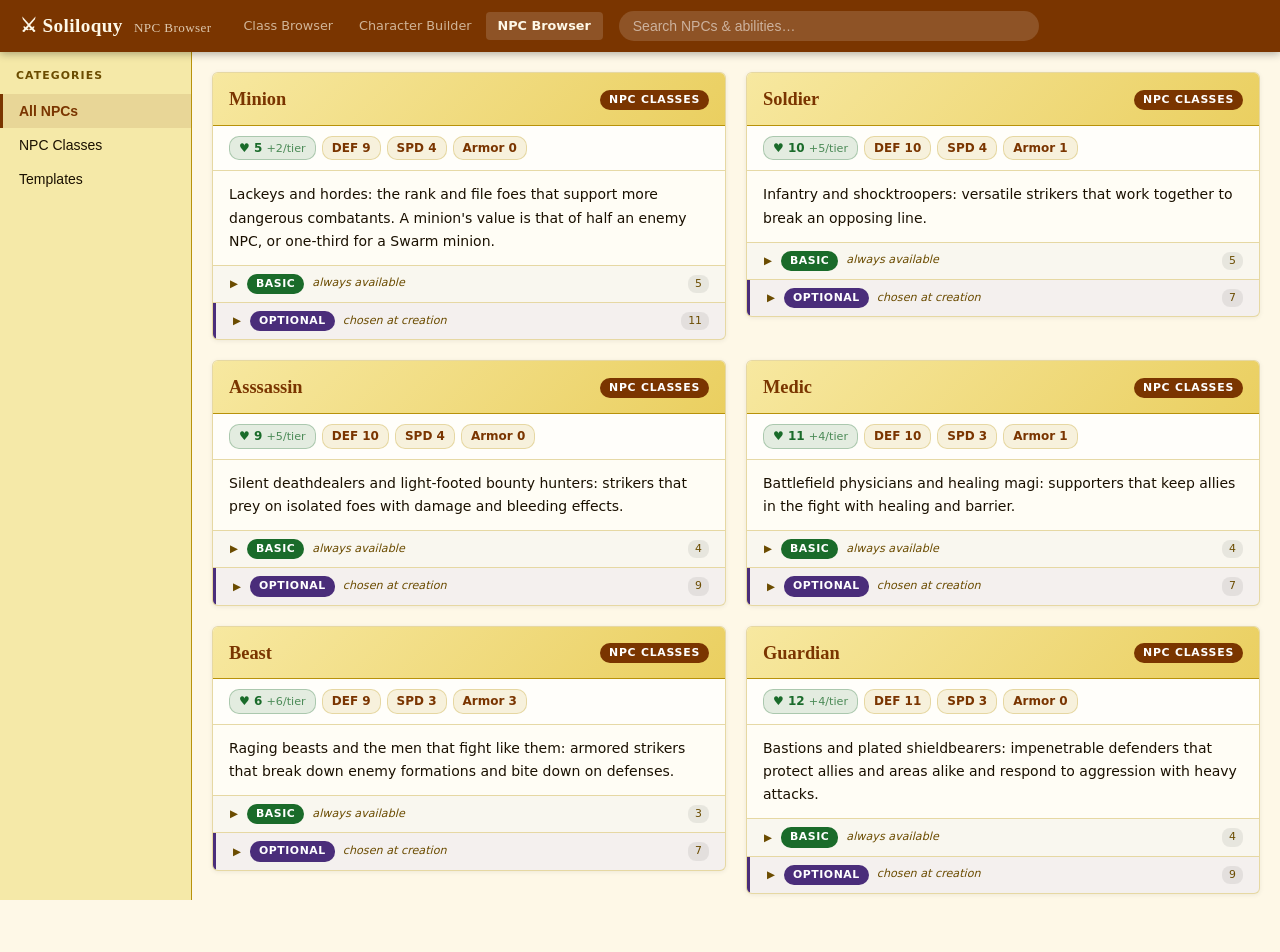
<file: npc-browser/index.html>
<!DOCTYPE html>
<html lang="en">
<head>
  <meta charset="UTF-8">
  <meta name="viewport" content="width=device-width, initial-scale=1.0">
  <title>Soliloquy — NPC Browser</title>
  <link rel="stylesheet" href="style.css">
</head>
<body>
  <div id="app">

    <header id="top-bar">
      <div class="brand">&#9876; Soliloquy <span class="brand-sub">NPC Browser</span></div>
      <nav class="top-bar-nav">
        <a class="top-bar-link" href="../class-browser/">Class Browser</a>
        <a class="top-bar-link" href="../character-builder/">Character Builder</a>
        <a class="top-bar-link active" href="#">NPC Browser</a>
      </nav>
      <input id="search" type="search" placeholder="Search NPCs &amp; abilities&hellip;" autocomplete="off">
    </header>

    <div id="layout">

      <nav id="sidebar">
        <div class="sidebar-label">Categories</div>
        <button class="cat-btn active" data-cat="all">All NPCs</button>
        <!-- Additional category buttons injected by browser.js -->
      </nav>

      <main id="main-content">
        <div id="class-grid">
          <p class="loading-msg">Loading&hellip;</p>
        </div>
      </main>

    </div>
  </div>

  <script src="browser.js"></script>
</body>
</html>
</file>
<file: npc-browser/style.css>
/* ============================================================
   Shard Class Browser — style.css
   Color palette mirrors the FoundryVTT system sheet.
   ============================================================ */

:root {
  /* Brand palette */
  --bg:           #fef8e7;
  --bg-card:      #fffdf5;
  --bg-sidebar:   #f5e9a8;
  --accent:       #7a3500;
  --accent-mid:   #b85c00;
  --gold:         #b8920a;
  --text:         #1a1000;
  --text-muted:   #6b4c00;
  --border:       rgba(184, 146, 10, 0.35);
  --hit:          #1a6b2a;

  /* Rank colors */
  --rank-basic:   #1a6b2a;
  --rank-heroic:  #8a6800;
  --rank-1:       #7a3500;
  --rank-2:       #4a2d7a;
  --rank-3:       #1a4a6b;
  --rank-4:       #6b1a3a;
  --rank-5:       #1a1a1a;

  /* Layout */
  --sidebar-w:    192px;
  --header-h:     52px;
  --radius:       6px;
  --card-min:     380px;

  /* Typography */
  --font-serif:   "Georgia", "Times New Roman", serif;
  --font-ui:      system-ui, -apple-system, sans-serif;
}

/* ── Reset ─────────────────────────────────────────────────── */
*, *::before, *::after { box-sizing: border-box; margin: 0; padding: 0; }

body {
  background: var(--bg);
  color: var(--text);
  font-family: var(--font-ui);
  font-size: 14px;
  line-height: 1.5;
  height: 100vh;
  overflow: hidden;
}

/* ── Top bar ───────────────────────────────────────────────── */
#top-bar {
  position: fixed;
  top: 0; left: 0; right: 0;
  z-index: 200;
  display: flex;
  align-items: center;
  gap: 16px;
  padding: 0 20px;
  height: var(--header-h);
  background: var(--accent);
  color: #fef8e7;
  box-shadow: 0 2px 8px rgba(0, 0, 0, 0.3);
}

.brand {
  font-family: var(--font-serif);
  font-size: 1.2rem;
  font-weight: bold;
  white-space: nowrap;
  letter-spacing: 0.02em;
}
.brand-sub {
  font-weight: normal;
  font-size: 0.82rem;
  opacity: 0.75;
  margin-left: 6px;
}

/* ── Top-bar page nav ──────────────────────────────────────── */
.top-bar-nav {
  display: flex;
  align-items: center;
  gap: 2px;
  margin-left: 4px;
}
.top-bar-link {
  padding: 4px 12px;
  border-radius: 4px;
  font-size: 0.8rem;
  font-family: var(--font-ui);
  color: #fef8e7;
  opacity: 0.65;
  text-decoration: none;
  white-space: nowrap;
  transition: opacity 0.15s, background 0.15s;
}
.top-bar-link:hover {
  opacity: 1;
  background: rgba(255,255,255,0.1);
}
.top-bar-link.active {
  opacity: 1;
  background: rgba(255,255,255,0.15);
  font-weight: 600;
}

#search {
  flex: 1;
  max-width: 420px;
  padding: 7px 14px;
  border: none;
  border-radius: 20px;
  font-size: 0.875rem;
  background: rgba(255, 255, 255, 0.15);
  color: #fff;
  outline: none;
  transition: background 0.15s;
}
#search::placeholder { color: rgba(255, 255, 255, 0.55); }
#search:focus        { background: rgba(255, 255, 255, 0.25); }

/* ── Layout ────────────────────────────────────────────────── */
#layout {
  display: flex;
  height: calc(100vh - var(--header-h));
  margin-top: var(--header-h);
}

/* ── Sidebar ───────────────────────────────────────────────── */
#sidebar {
  width: var(--sidebar-w);
  flex-shrink: 0;
  background: var(--bg-sidebar);
  border-right: 1px solid var(--gold);
  overflow-y: auto;
  padding: 12px 0 24px;
}

.sidebar-label {
  padding: 4px 16px 10px;
  font-size: 0.68rem;
  font-weight: 700;
  text-transform: uppercase;
  letter-spacing: 0.1em;
  color: var(--text-muted);
}

.cat-btn {
  display: block;
  width: 100%;
  padding: 9px 16px;
  border: none;
  border-left: 3px solid transparent;
  background: transparent;
  text-align: left;
  font-size: 0.875rem;
  color: var(--text);
  cursor: pointer;
  transition: background 0.1s, border-color 0.1s, color 0.1s;
}
.cat-btn:hover  { background: rgba(0, 0, 0, 0.05); }
.cat-btn.active {
  background: rgba(122, 53, 0, 0.1);
  border-left-color: var(--cat-color, var(--accent));
  color: var(--accent);
  font-weight: 600;
}

/* ── Main content ──────────────────────────────────────────── */
#main-content {
  flex: 1;
  overflow-y: auto;
  padding: 20px;
}

#class-grid {
  display: grid;
  grid-template-columns: repeat(auto-fill, minmax(var(--card-min), 1fr));
  gap: 20px;
  align-items: start;
}

/* ── Class card ────────────────────────────────────────────── */
.class-card {
  background: var(--bg-card);
  border: 1px solid var(--border);
  border-radius: var(--radius);
  box-shadow: 0 1px 5px rgba(0, 0, 0, 0.07);
  overflow: hidden;
}

/* Card header */
.card-header {
  display: flex;
  align-items: center;
  gap: 10px;
  padding: 13px 16px 11px;
  background: linear-gradient(135deg, #f7e8a0 0%, #eacf60 100%);
  border-bottom: 1px solid var(--gold);
}

.class-name {
  font-family: var(--font-serif);
  font-size: 1.15rem;
  font-weight: bold;
  color: var(--accent);
  flex: 1;
}

.cat-badge {
  flex-shrink: 0;
  font-size: 0.68rem;
  font-weight: 700;
  text-transform: uppercase;
  letter-spacing: 0.07em;
  padding: 2px 9px;
  border-radius: 10px;
  background: var(--cat-color, var(--accent));
  color: #fff;
}

/* Stats bar */
.class-stats {
  display: flex;
  flex-wrap: wrap;
  gap: 6px;
  padding: 10px 16px;
  border-bottom: 1px solid var(--border);
  background: rgba(255, 255, 255, 0.5);
}

.stat {
  font-size: 0.75rem;
  font-weight: 600;
  padding: 2px 9px;
  border-radius: 10px;
  background: rgba(184, 146, 10, 0.12);
  border: 1px solid rgba(184, 146, 10, 0.28);
  color: var(--accent);
  white-space: nowrap;
}
.stat.hp {
  background: rgba(26, 107, 42, 0.12);
  border-color: rgba(26, 107, 42, 0.28);
  color: var(--hit);
}

/* Description */
.class-desc {
  padding: 12px 16px;
  border-bottom: 1px solid var(--border);
  font-size: 0.875rem;
  line-height: 1.65;
  color: var(--text);
}
.class-desc p            { margin-bottom: 0.45em; }
.class-desc p:last-child { margin-bottom: 0; }
.class-desc strong       { color: var(--accent); }
.class-desc em           { color: var(--text-muted); }

/* ── Ability groups ────────────────────────────────────────── */
.card-abilities { }

.rank-group {
  border-bottom: 1px solid var(--border);
}
.rank-group:last-child { border-bottom: none; }

.rank-group-header {
  display: flex;
  align-items: center;
  gap: 8px;
  padding: 8px 16px;
  cursor: pointer;
  user-select: none;
  background: rgba(0, 0, 0, 0.025);
  transition: background 0.1s;
}
.rank-group-header:hover { background: rgba(0, 0, 0, 0.06); }

.caret {
  font-size: 0.65rem;
  color: var(--text-muted);
  width: 10px;
  text-align: center;
  flex-shrink: 0;
}

/* Rank badges (reused from Foundry sheet aesthetic) */
.rank-badge {
  display: inline-block;
  font-size: 0.68rem;
  font-weight: 700;
  text-transform: uppercase;
  letter-spacing: 0.05em;
  padding: 2px 9px;
  border-radius: 10px;
  color: #fff;
}
.rank-basic   { background: var(--rank-basic); }
.rank-heroic  { background: var(--rank-heroic); }
.rank-1       { background: var(--rank-1); }
.rank-2       { background: var(--rank-2); }
.rank-3       { background: var(--rank-3); }
.rank-4       { background: var(--rank-4); }
.rank-5       { background: var(--rank-5); }

.rank-group-heroic > .rank-group-header {
  background: rgba(184, 146, 10, 0.07);
  border-left: 3px solid var(--gold);
}
.rank-group-heroic > .rank-group-header:hover {
  background: rgba(184, 146, 10, 0.14);
}

.rank-hint {
  font-size: 0.7rem;
  color: var(--text-muted);
  font-style: italic;
}

.rank-count {
  margin-left: auto;
  font-size: 0.68rem;
  color: var(--text-muted);
  background: rgba(0, 0, 0, 0.07);
  padding: 1px 7px;
  border-radius: 8px;
}

.rank-abilities { }

/* ── Ability rows ──────────────────────────────────────────── */
.ability-row {
  display: flex;
  align-items: center;
  flex-wrap: wrap;
  gap: 5px;
  padding: 6px 16px 6px 24px;
  font-size: 0.84rem;
}
.ability-row.has-details {
  cursor: pointer;
}
.ability-row.has-details:hover {
  background: rgba(122, 53, 0, 0.04);
}

.ab-caret {
  font-size: 0.62rem;
  color: var(--text-muted);
  width: 10px;
  text-align: center;
  flex-shrink: 0;
  margin-left: -8px;
}

.ab-name {
  font-weight: 600;
  color: var(--text);
  flex: 1;
  min-width: 110px;
}

/* Cost badges */
.cost-badge {
  flex-shrink: 0;
  font-size: 0.68rem;
  font-weight: 700;
  padding: 1px 8px;
  border-radius: 8px;
  white-space: nowrap;
}
.cost-passive  { background: #e8e8e8; color: #555; }
.cost-reaction { background: #dde8ff; color: #2244aa; }
.cost-free     { background: #d8fde0; color: #1a6b2a; }
.cost-ap       { background: #ffe8cc; color: #8a4000; }

.focus-badge {
  flex-shrink: 0;
  font-size: 0.68rem;
  font-weight: 700;
  padding: 1px 7px;
  border-radius: 8px;
  background: #e6d8ff;
  color: #4a2d7a;
}

.range-badge {
  font-size: 0.72rem;
  color: var(--text-muted);
  white-space: nowrap;
}

.ab-tags {
  display: flex;
  gap: 4px;
  flex-wrap: wrap;
}
.ab-tag {
  font-size: 0.66rem;
  padding: 1px 6px;
  border-radius: 8px;
  background: rgba(184, 146, 10, 0.1);
  border: 1px solid rgba(184, 146, 10, 0.22);
  color: var(--text-muted);
}

/* ── Ability details (expanded) ────────────────────────────── */
.ability-details {
  padding: 8px 16px 12px 28px;
  background: rgba(0, 0, 0, 0.03);
  border-top: 1px dashed var(--border);
  font-size: 0.84rem;
}

.d-row {
  display: flex;
  gap: 10px;
  margin-bottom: 4px;
  align-items: baseline;
}
.d-label {
  flex-shrink: 0;
  font-size: 0.68rem;
  font-weight: 700;
  text-transform: uppercase;
  letter-spacing: 0.05em;
  color: var(--text-muted);
  min-width: 82px;
}

.ab-desc {
  margin-top: 8px;
  line-height: 1.65;
  color: var(--text);
}
.ab-desc p            { margin-bottom: 0.4em; }
.ab-desc p:last-child { margin-bottom: 0; }
.ab-desc strong       { color: var(--accent); }
.ab-desc code {
  font-size: 0.85em;
  background: rgba(0,0,0,0.06);
  padding: 0 3px;
  border-radius: 3px;
}

/* ── Empty / error states ──────────────────────────────────── */
.load-error {
  grid-column: 1 / -1;
  background: #fff0f0;
  border: 1px solid #c00;
  border-radius: var(--radius);
  padding: 20px 24px;
  color: #800;
  line-height: 1.75;
}
.load-error code {
  font-family: monospace;
  background: rgba(0, 0, 0, 0.07);
  padding: 1px 4px;
  border-radius: 3px;
}

.loading-msg,
.no-results {
  grid-column: 1 / -1;
  color: var(--text-muted);
  font-style: italic;
  padding: 16px;
}

.no-abilities {
  padding: 8px 16px 10px 28px;
  font-size: 0.82rem;
  color: var(--text-muted);
  font-style: italic;
}

/* ── Scrollbars (WebKit) ───────────────────────────────────── */
#sidebar::-webkit-scrollbar,
#main-content::-webkit-scrollbar      { width: 6px; }
#sidebar::-webkit-scrollbar-track,
#main-content::-webkit-scrollbar-track { background: transparent; }
#sidebar::-webkit-scrollbar-thumb,
#main-content::-webkit-scrollbar-thumb {
  background: rgba(184, 146, 10, 0.3);
  border-radius: 3px;
}

/* ── Responsive ────────────────────────────────────────────── */
@media (max-width: 700px) {
  #sidebar { display: none; }
  #class-grid { grid-template-columns: 1fr; }
  :root { --card-min: 280px; }
}

/* ============================================================
   NPC Browser additions
   ============================================================ */

/* "Optional" ability tier — the pick-from pool on each NPC class */
.rank-optional { background: var(--rank-2); }

.rank-group-optional > .rank-group-header {
  background: rgba(74, 45, 122, 0.06);
  border-left: 3px solid var(--rank-2);
}
.rank-group-optional > .rank-group-header:hover {
  background: rgba(74, 45, 122, 0.13);
}

/* HP scaling suffix inside the stat strip, e.g. "5 +2/tier" */
.stat-sub {
  font-size: 0.7rem;
  font-weight: 400;
  opacity: 0.75;
}

/* Charged actions */
.charged-badge {
  font-size: 0.72rem;
  line-height: 1;
  color: var(--gold);
  flex-shrink: 0;
}

/* Effect text arrives as HTML from the compendium; keep paragraphs tight */
.ab-desc > p:not(:last-child) { margin-bottom: 0.4em; }
</file>
